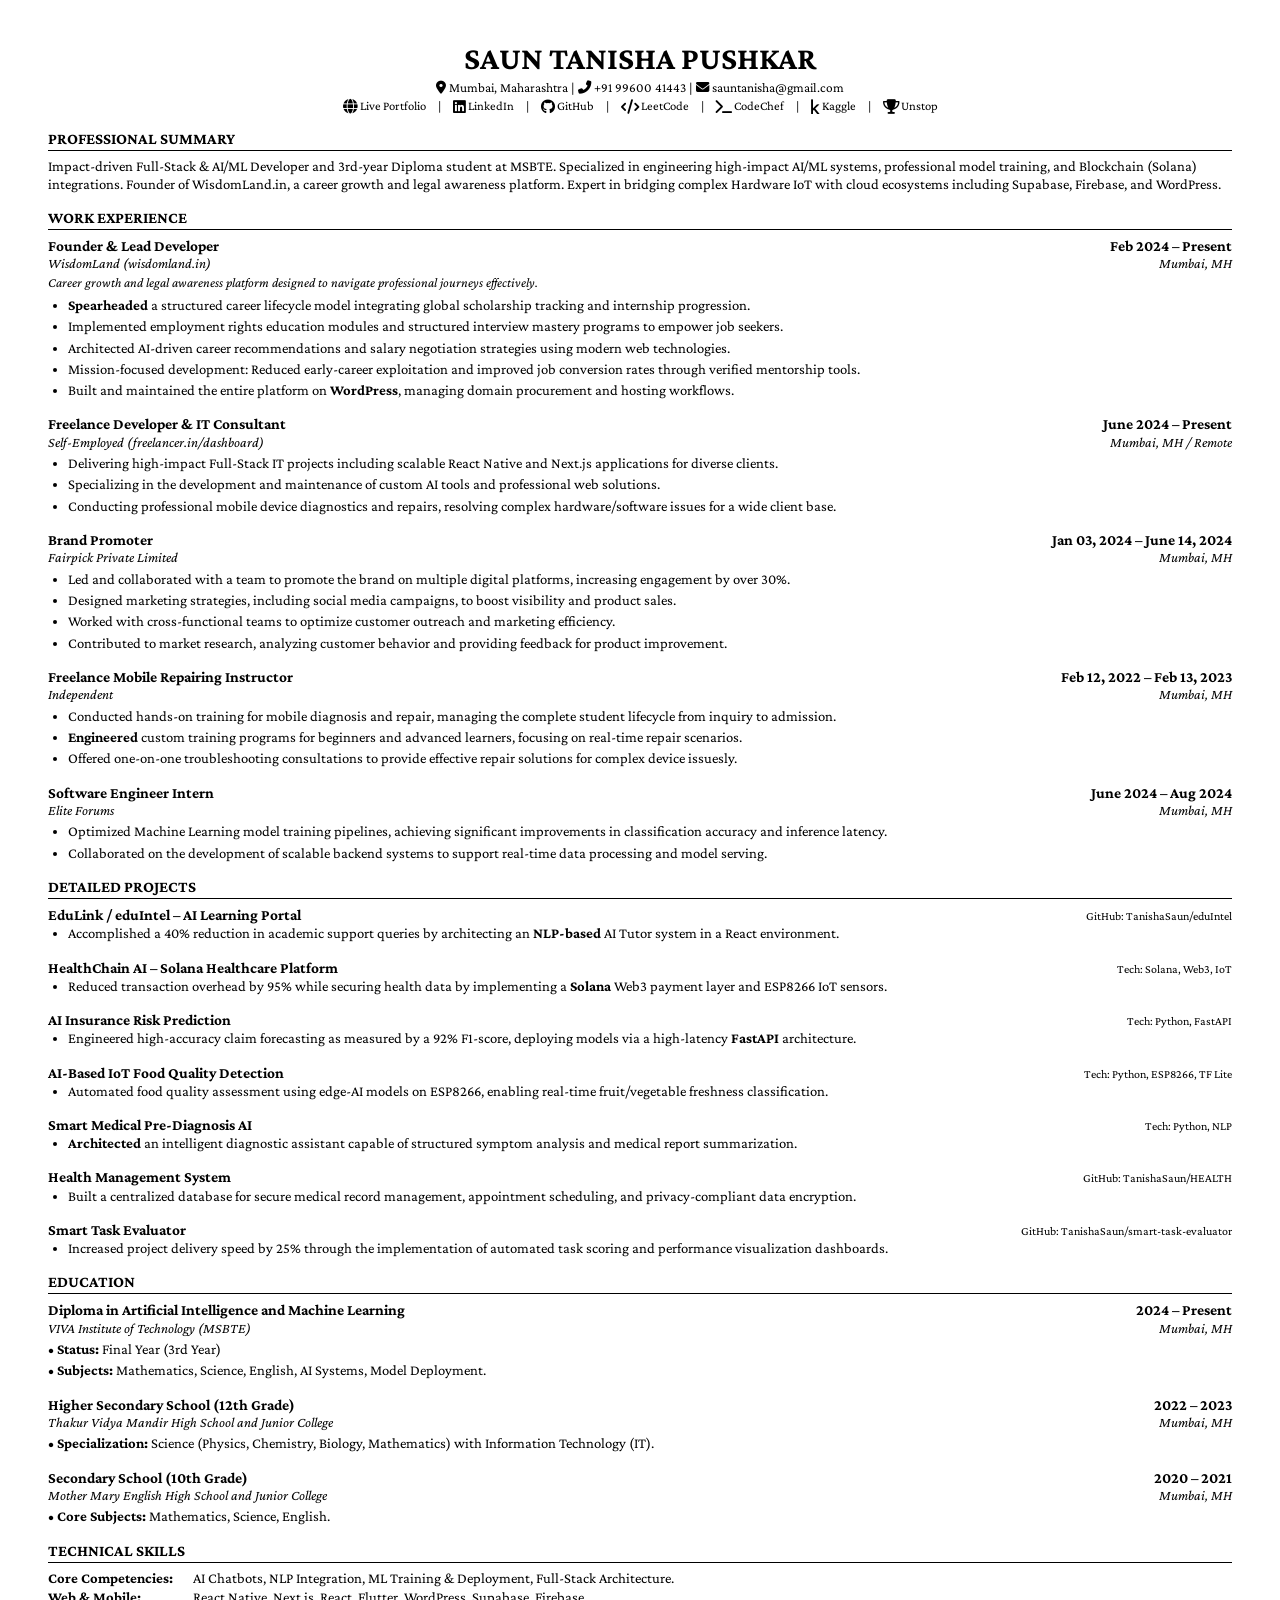
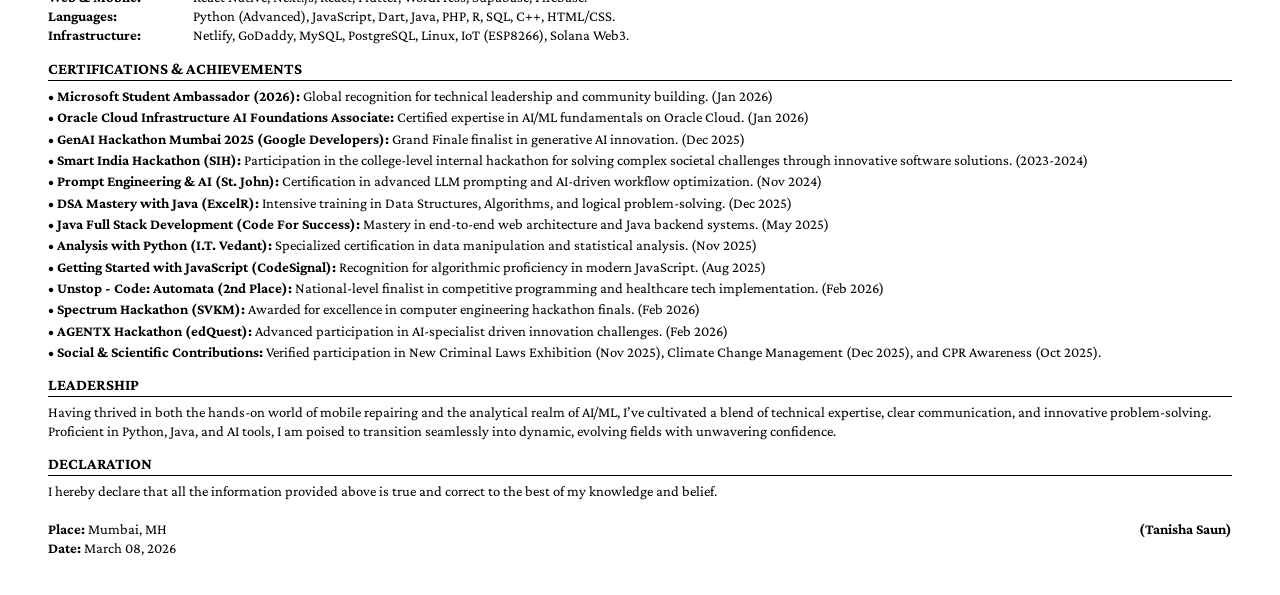
<file: Tanisha_Resume.html>
<!DOCTYPE html>
<html lang="en">

<head>
    <meta charset="UTF-8">
    <meta name="viewport" content="width=device-width, initial-scale=1.0">
    <title>Resume - Saun Tanisha Pushkar</title>
    <style>
        /* Modern Serif for premium look (Times New Roman fallback for ATS) */
        @import url('https://fonts.googleapis.com/css2?family=Crimson+Pro:wght@400;600;700&display=swap');

        * {
            box-sizing: border-box;
            margin: 0;
            padding: 0;
        }

        body {
            font-family: 'Crimson Pro', 'Times New Roman', Times, serif;
            color: #000000;
            line-height: 1.25;
            background-color: #ffffff;
            font-size: 11pt;
            padding: 0.4in 0.5in;
        }

        @page {
            size: A4;
            margin: 0.4in 0.5in;
        }

        .header {
            text-align: center;
            margin-bottom: 12px;
        }

        h1 {
            font-size: 24pt;
            font-weight: 700;
            text-transform: uppercase;
            margin-bottom: 2px;
        }

        .contact-info {
            font-size: 10pt;
            margin-bottom: 2px;
        }

        .links {
            font-size: 9.5pt;
            margin-bottom: 8px;
            display: flex;
            justify-content: center;
            flex-wrap: wrap;
            gap: 12px;
        }

        .links a {
            color: #000000;
            text-decoration: underline;
        }

        section {
            margin-top: 14px;
            clear: both;
        }

        h2 {
            font-size: 12pt;
            font-weight: 700;
            text-transform: uppercase;
            border-bottom: 1px solid #000000;
            padding-bottom: 1px;
            margin-bottom: 6px;
        }

        .item {
            margin-bottom: 15px;
        }

        .item-row {
            display: flex;
            justify-content: space-between;
            align-items: baseline;
            font-weight: 700;
            font-size: 11.5pt;
        }

        .item-sub {
            display: flex;
            justify-content: space-between;
            align-items: baseline;
            font-style: italic;
            font-size: 10.5pt;
            margin-bottom: 3px;
        }

        ul {
            margin-left: 20px;
            margin-bottom: 5px;
        }

        li {
            margin-bottom: 3px;
            text-align: justify;
        }

        .skills-grid {
            display: grid;
            grid-template-columns: 140px 1fr;
            gap: 5px;
            line-height: 1.3;
        }

        .skill-cat {
            font-weight: 700;
        }

        /* Prevent awkward splitting of entries but allow sections to break */
        .item {
            page-break-inside: avoid;
        }

        .links i {
            font-size: 11pt;
            margin-right: 2px;
        }

        .links a {
            display: inline-flex;
            align-items: center;
            text-decoration: none;
            color: #000000;
        }

        .links a:hover {
            text-decoration: underline;
        }
    </style>
    <!-- Font Awesome for professional logos -->
    <!-- Font Awesome for professional logos -->
    <link rel="stylesheet" href="https://cdnjs.cloudflare.com/ajax/libs/font-awesome/6.5.1/css/all.min.css">
</head>

<body>
    <!-- Header -->
    <div class="header">
        <h1>Saun Tanisha Pushkar</h1>
        <div class="contact-info">
            <i class="fas fa-map-marker-alt"></i> Mumbai, Maharashtra |
            <i class="fas fa-phone-alt"></i> +91 99600 41443 |
            <i class="fas fa-envelope"></i> sauntanisha@gmail.com
        </div>
        <div class="links">
            <a href="https://tulsisaun.github.io/myportfolio/"><i class="fas fa-globe"></i> Live Portfolio</a> |
            <a href="https://www.linkedin.com/in/tanisha-saun-341837291/"><i class="fab fa-linkedin"></i> LinkedIn</a> |
            <a href="https://github.com/TanishaSaun"><i class="fab fa-github"></i> GitHub</a> |
            <a href="https://leetcode.com/u/TanishaSaun/"><i class="fas fa-code"></i> LeetCode</a> |
            <a href="https://www.codechef.com/users/for_cascade_18"><i class="fas fa-terminal"></i> CodeChef</a> |
            <a href="https://www.kaggle.com/tanishasaun"><i class="fab fa-kaggle"></i> Kaggle</a> |
            <a href="https://unstop.com/u/tanissau40020"><i class="fas fa-trophy"></i> Unstop</a>
        </div>
    </div>

    <!-- Summary -->
    <section>
        <h2>Professional Summary</h2>
        <p>
            Impact-driven Full-Stack & AI/ML Developer and 3rd-year Diploma student at MSBTE. Specialized in engineering
            high-impact AI/ML systems, professional model training, and Blockchain (Solana) integrations. Founder of
            WisdomLand.in, a career growth and legal awareness platform. Expert in bridging complex Hardware IoT with
            cloud ecosystems including Supabase, Firebase, and WordPress.
        </p>
    </section>

    <!-- Experience -->
    <section>
        <h2>Work Experience</h2>

        <!-- 1. WisdomLand -->
        <div class="item">
            <div class="item-row">
                <span>Founder & Lead Developer</span>
                <span>Feb 2024 – Present</span>
            </div>
            <div class="item-sub">
                <span>WisdomLand (wisdomland.in)</span>
                <span>Mumbai, MH</span>
            </div>
            <p style="font-size: 10pt; margin-bottom: 4px; font-style: italic;">Career growth and legal awareness
                platform designed to navigate professional journeys effectively.</p>
            <ul>
                <li><b>Spearheaded</b> a structured career lifecycle model integrating global scholarship tracking and
                    internship
                    progression.</li>
                <li>Implemented employment rights education modules and structured interview mastery programs to empower
                    job seekers.</li>
                <li>Architected AI-driven career recommendations and salary negotiation strategies using modern web
                    technologies.</li>
                <li>Mission-focused development: Reduced early-career exploitation and improved job conversion rates
                    through verified mentorship tools.</li>
                <li>Built and maintained the entire platform on <b>WordPress</b>, managing domain procurement and
                    hosting
                    workflows.</li>
            </ul>
        </div>

        <!-- 2. Freelance Developer (Current) -->
        <div class="item">
            <div class="item-row">
                <span>Freelance Developer & IT Consultant</span>
                <span>June 2024 – Present</span>
            </div>
            <div class="item-sub">
                <span>Self-Employed (freelancer.in/dashboard)</span>
                <span>Mumbai, MH / Remote</span>
            </div>
            <ul>
                <li>Delivering high-impact Full-Stack IT projects including scalable React Native and Next.js
                    applications for diverse clients.</li>
                <li>Specializing in the development and maintenance of custom AI tools and professional web solutions.
                </li>
                <li>Conducting professional mobile device diagnostics and repairs, resolving complex hardware/software
                    issues for a wide client base.</li>
            </ul>
        </div>

        <!-- 3. Fairpick -->
        <div class="item">
            <div class="item-row">
                <span>Brand Promoter</span>
                <span>Jan 03, 2024 – June 14, 2024</span>
            </div>
            <div class="item-sub">
                <span>Fairpick Private Limited</span>
                <span>Mumbai, MH</span>
            </div>
            <ul>
                <li>Led and collaborated with a team to promote the brand on multiple digital platforms, increasing
                    engagement by over 30%.</li>
                <li>Designed marketing strategies, including social media campaigns, to boost visibility and product
                    sales.</li>
                <li>Worked with cross-functional teams to optimize customer outreach and marketing efficiency.</li>
                <li>Contributed to market research, analyzing customer behavior and providing feedback for product
                    improvement.</li>
            </ul>
        </div>

        <!-- 4. Mobile Repairing Instructor -->
        <div class="item">
            <div class="item-row">
                <span>Freelance Mobile Repairing Instructor</span>
                <span>Feb 12, 2022 – Feb 13, 2023</span>
            </div>
            <div class="item-sub">
                <span>Independent</span>
                <span>Mumbai, MH</span>
            </div>
            <ul>
                <li>Conducted hands-on training for mobile diagnosis and repair, managing the complete student lifecycle
                    from inquiry to admission.</li>
                <li><b>Engineered</b> custom training programs for beginners and advanced learners, focusing on
                    real-time repair
                    scenarios.</li>
                <li>Offered one-on-one troubleshooting consultations to provide effective repair solutions for complex
                    device issuesly.</li>
            </ul>
        </div>

        <!-- 5. Elite Forums Internship -->
        <div class="item">
            <div class="item-row">
                <span>Software Engineer Intern</span>
                <span>June 2024 – Aug 2024</span>
            </div>
            <div class="item-sub">
                <span>Elite Forums</span>
                <span>Mumbai, MH</span>
            </div>
            <ul>
                <li>Optimized Machine Learning model training pipelines, achieving significant improvements in
                    classification accuracy and inference latency.</li>
                <li>Collaborated on the development of scalable backend systems to support real-time data processing and
                    model serving.</li>
            </ul>
        </div>
    </section>

    <!-- Project Section (XYZ Formula) -->
    <section>
        <h2>Detailed Projects</h2>

        <div class="item">
            <div class="item-row">
                <span>EduLink / eduIntel – AI Learning Portal</span>
                <span style="font-weight: 400; font-size: 9pt;">GitHub: TanishaSaun/eduIntel</span>
            </div>
            <ul>
                <li>Accomplished a 40% reduction in academic support queries by architecting an <b>NLP-based</b> AI
                    Tutor
                    system in a React environment.</li>
            </ul>
        </div>

        <div class="item">
            <div class="item-row">
                <span>HealthChain AI – Solana Healthcare Platform</span>
                <span style="font-weight: 400; font-size: 9pt;">Tech: Solana, Web3, IoT</span>
            </div>
            <ul>
                <li>Reduced transaction overhead by 95% while securing health data by implementing a <b>Solana</b> Web3
                    payment layer and ESP8266 IoT sensors.</li>
            </ul>
        </div>

        <div class="item">
            <div class="item-row">
                <span>AI Insurance Risk Prediction</span>
                <span style="font-weight: 400; font-size: 9pt;">Tech: Python, FastAPI</span>
            </div>
            <ul>
                <li>Engineered high-accuracy claim forecasting as measured by a 92% F1-score, deploying models via a
                    high-latency <b>FastAPI</b> architecture.</li>
            </ul>
        </div>

        <div class="item">
            <div class="item-row">
                <span>AI-Based IoT Food Quality Detection</span>
                <span style="font-weight: 400; font-size: 9pt;">Tech: Python, ESP8266, TF Lite</span>
            </div>
            <ul>
                <li>Automated food quality assessment using edge-AI models on ESP8266, enabling real-time
                    fruit/vegetable freshness classification.</li>
            </ul>
        </div>

        <div class="item">
            <div class="item-row">
                <span>Smart Medical Pre-Diagnosis AI</span>
                <span style="font-weight: 400; font-size: 9pt;">Tech: Python, NLP</span>
            </div>
            <ul>
                <li><b>Architected</b> an intelligent diagnostic assistant capable of structured symptom analysis and
                    medical
                    report summarization.</li>
            </ul>
        </div>

        <div class="item">
            <div class="item-row">
                <span>Health Management System</span>
                <span style="font-weight: 400; font-size: 9pt;">GitHub: TanishaSaun/HEALTH</span>
            </div>
            <ul>
                <li>Built a centralized database for secure medical record management, appointment scheduling, and
                    privacy-compliant data encryption.</li>
            </ul>
        </div>

        <div class="item">
            <div class="item-row">
                <span>Smart Task Evaluator</span>
                <span style="font-weight: 400; font-size: 9pt;">GitHub: TanishaSaun/smart-task-evaluator</span>
            </div>
            <ul>
                <li>Increased project delivery speed by 25% through the implementation of automated task scoring and
                    performance visualization dashboards.</li>
            </ul>
        </div>
    </section>

    <!-- Education -->
    <section>
        <h2>Education</h2>

        <div class="item">
            <div class="item-row">
                <span>Diploma in Artificial Intelligence and Machine Learning</span>
                <span>2024 – Present</span>
            </div>
            <div class="item-sub">
                <span>VIVA Institute of Technology (MSBTE)</span>
                <span>Mumbai, MH</span>
            </div>
            <ul style="list-style: none; margin-left: 0;">
                <li>• <b>Status:</b> Final Year (3rd Year)</li>
                <li>• <b>Subjects:</b> Mathematics, Science, English, AI Systems, Model Deployment.</li>
            </ul>
        </div>

        <div class="item">
            <div class="item-row">
                <span>Higher Secondary School (12th Grade)</span>
                <span>2022 – 2023</span>
            </div>
            <div class="item-sub">
                <span>Thakur Vidya Mandir High School and Junior College</span>
                <span>Mumbai, MH</span>
            </div>
            <ul style="list-style: none; margin-left: 0;">
                <li>• <b>Specialization:</b> Science (Physics, Chemistry, Biology, Mathematics) with Information
                    Technology
                    (IT).</li>
            </ul>
        </div>

        <div class="item">
            <div class="item-row">
                <span>Secondary School (10th Grade)</span>
                <span>2020 – 2021</span>
            </div>
            <div class="item-sub">
                <span>Mother Mary English High School and Junior College</span>
                <span>Mumbai, MH</span>
            </div>
            <ul style="list-style: none; margin-left: 0;">
                <li>• <b>Core Subjects:</b> Mathematics, Science, English.</li>
            </ul>
        </div>
    </section>

    <!-- Skills -->
    <section>
        <h2>Technical Skills</h2>
        <div class="skills-grid">
            <span class="skill-cat">Core Competencies:</span>
            <span>AI Chatbots, NLP Integration, ML Training & Deployment, Full-Stack Architecture.</span>
        </div>
        <div class="skills-grid">
            <span class="skill-cat">Web & Mobile:</span>
            <span>React Native, Next.js, React, Flutter, WordPress, Supabase, Firebase.</span>
        </div>
        <div class="skills-grid">
            <span class="skill-cat">Languages:</span>
            <span>Python (Advanced), JavaScript, Dart, Java, PHP, R, SQL, C++, HTML/CSS.</span>
        </div>
        <div class="skills-grid">
            <span class="skill-cat">Infrastructure:</span>
            <span>Netlify, GoDaddy, MySQL, PostgreSQL, Linux, IoT (ESP8266), Solana Web3.</span>
        </div>
    </section>

    <!-- Certifications -->
    <section>
        <h2>Certifications & Achievements</h2>
        <ul style="list-style: none; margin-left: 0;">
            <li>• <b>Microsoft Student Ambassador (2026):</b> Global recognition for technical leadership and community
                building. (Jan 2026)</li>
            <li>• <b>Oracle Cloud Infrastructure AI Foundations Associate:</b> Certified expertise in AI/ML fundamentals
                on Oracle Cloud. (Jan 2026)</li>
            <li>• <b>GenAI Hackathon Mumbai 2025 (Google Developers):</b> Grand Finale finalist in generative AI
                innovation. (Dec 2025)</li>
            <li>• <b>Smart India Hackathon (SIH):</b> Participation in the college-level internal hackathon for solving
                complex societal challenges through innovative software solutions. (2023-2024)</li>
            <li>• <b>Prompt Engineering & AI (St. John):</b> Certification in advanced LLM prompting and AI-driven
                workflow optimization. (Nov 2024)</li>
            <li>• <b>DSA Mastery with Java (ExcelR):</b> Intensive training in Data Structures, Algorithms, and logical
                problem-solving. (Dec 2025)</li>
            <li>• <b>Java Full Stack Development (Code For Success):</b> Mastery in end-to-end web architecture and Java
                backend systems. (May 2025)</li>
            <li>• <b>Analysis with Python (I.T. Vedant):</b> Specialized certification in data manipulation and
                statistical analysis. (Nov 2025)</li>
            <li>• <b>Getting Started with JavaScript (CodeSignal):</b> Recognition for algorithmic proficiency in modern
                JavaScript. (Aug 2025)</li>
            <li>• <b>Unstop - Code: Automata (2nd Place):</b> National-level finalist in competitive programming and
                healthcare tech implementation. (Feb 2026)</li>
            <li>• <b>Spectrum Hackathon (SVKM):</b> Awarded for excellence in computer engineering hackathon finals.
                (Feb 2026)</li>
            <li>• <b>AGENTX Hackathon (edQuest):</b> Advanced participation in AI-specialist driven innovation
                challenges. (Feb 2026)</li>
            <li>• <b>Social & Scientific Contributions:</b> Verified participation in New Criminal Laws Exhibition (Nov
                2025), Climate Change Management (Dec 2025), and CPR Awareness (Oct 2025).</li>
        </ul>
    </section>

    <!-- Leadership -->
    <section>
        <h2>Leadership</h2>
        <p>
            Having thrived in both the hands-on world of mobile repairing and the analytical realm of AI/ML, I’ve
            cultivated a blend of technical expertise, clear communication, and innovative problem-solving. Proficient
            in Python, Java, and AI tools, I am poised to transition seamlessly into dynamic, evolving fields with
            unwavering confidence.
        </p>
    </section>

    <!-- Declaration -->
    <section>
        <h2>Declaration</h2>
        <p>
            I hereby declare that all the information provided above is true and correct to the best of my knowledge and
            belief.
        </p>
        <div style="margin-top: 20px; display: flex; justify-content: space-between;">
            <div>
                <b>Place:</b> Mumbai, MH<br>
                <b>Date:</b> March 08, 2026
            </div>
            <div style="text-align: right;">
                <b>(Tanisha Saun)</b>
            </div>
        </div>
    </section>
</body>

</html>
</file>
